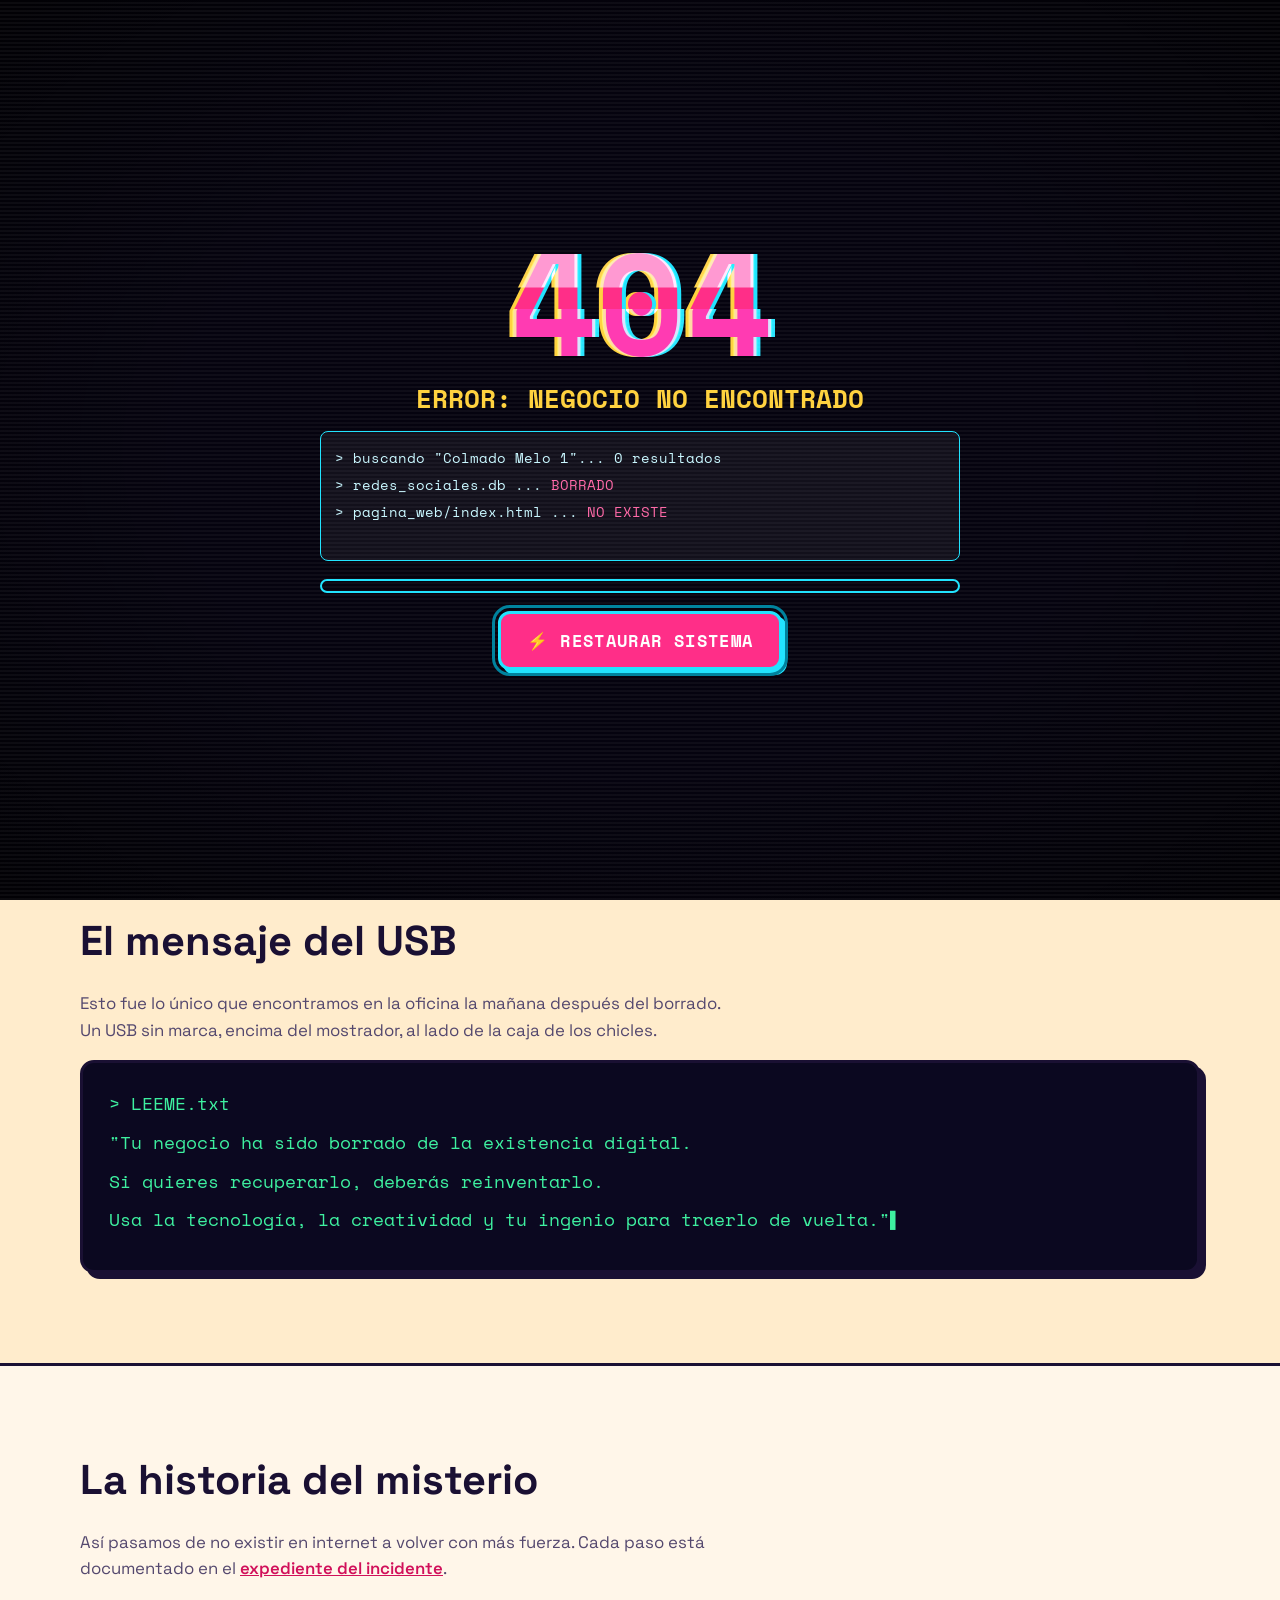
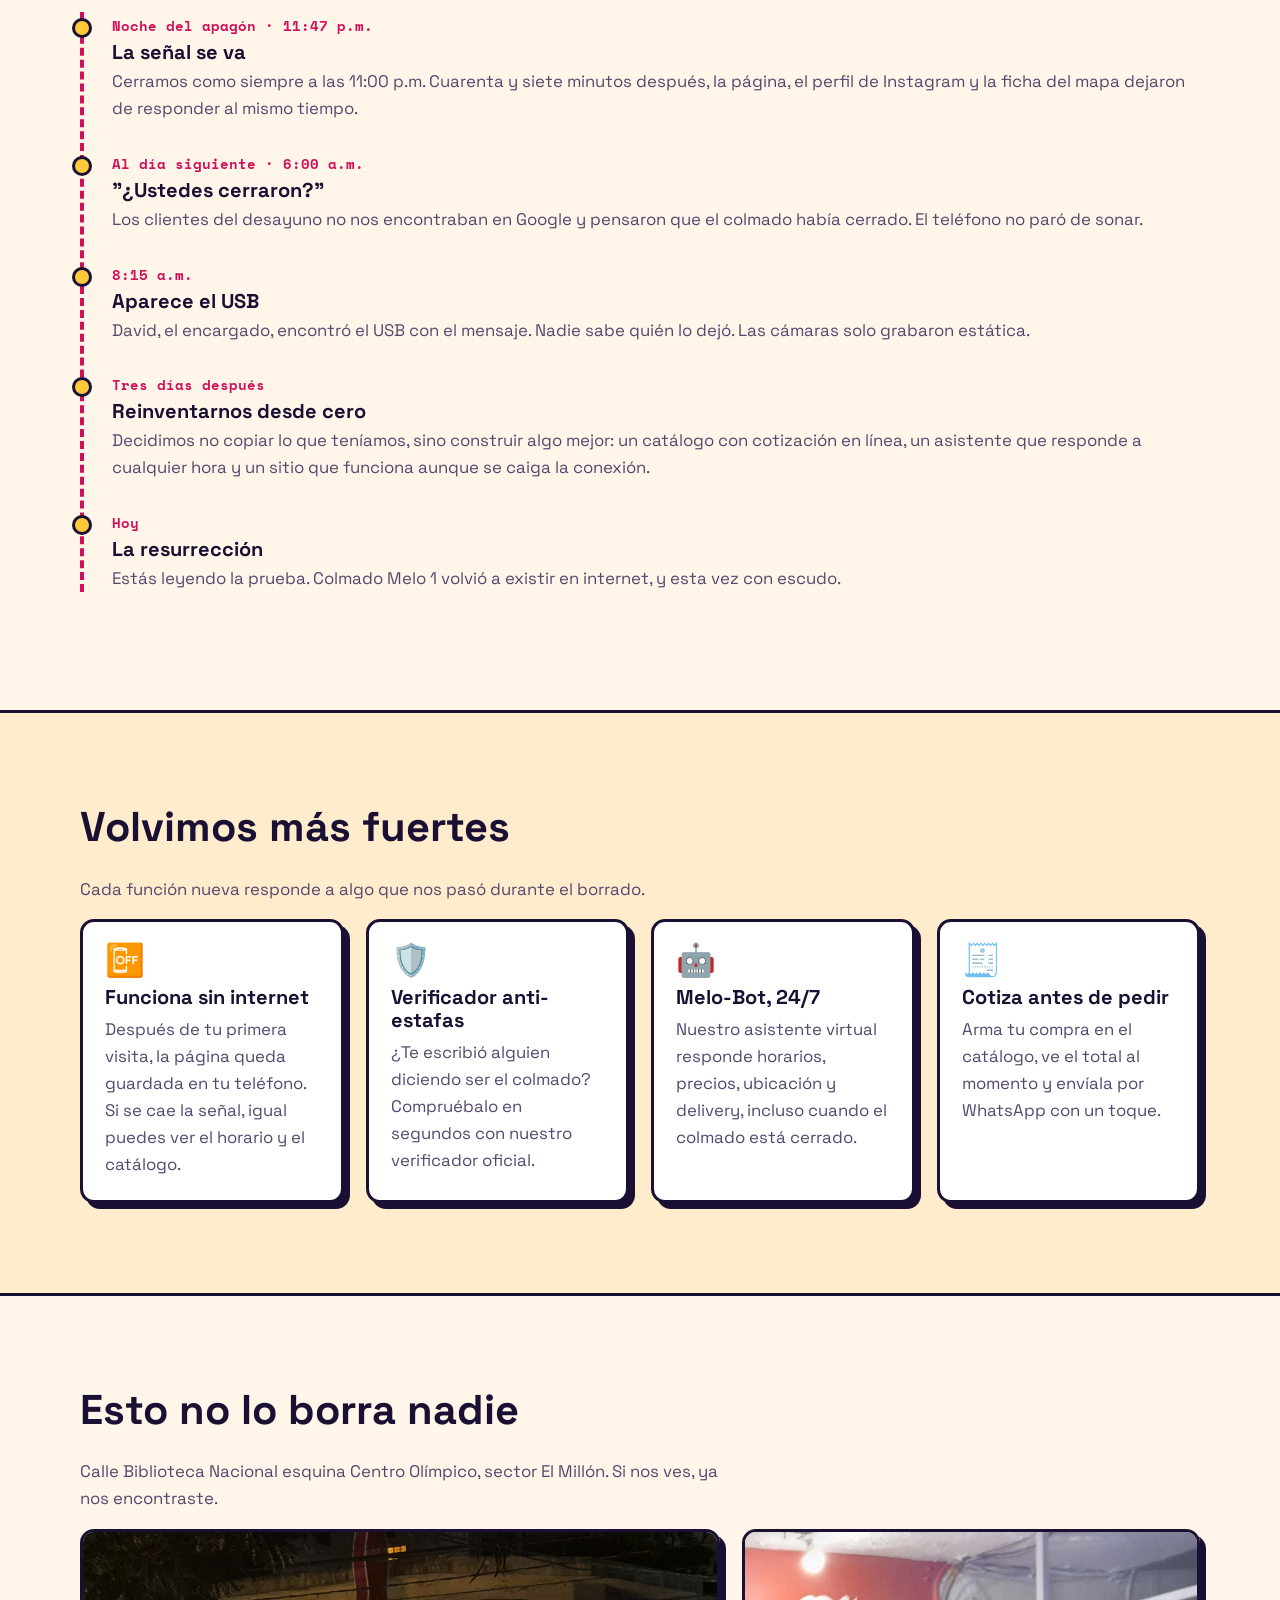
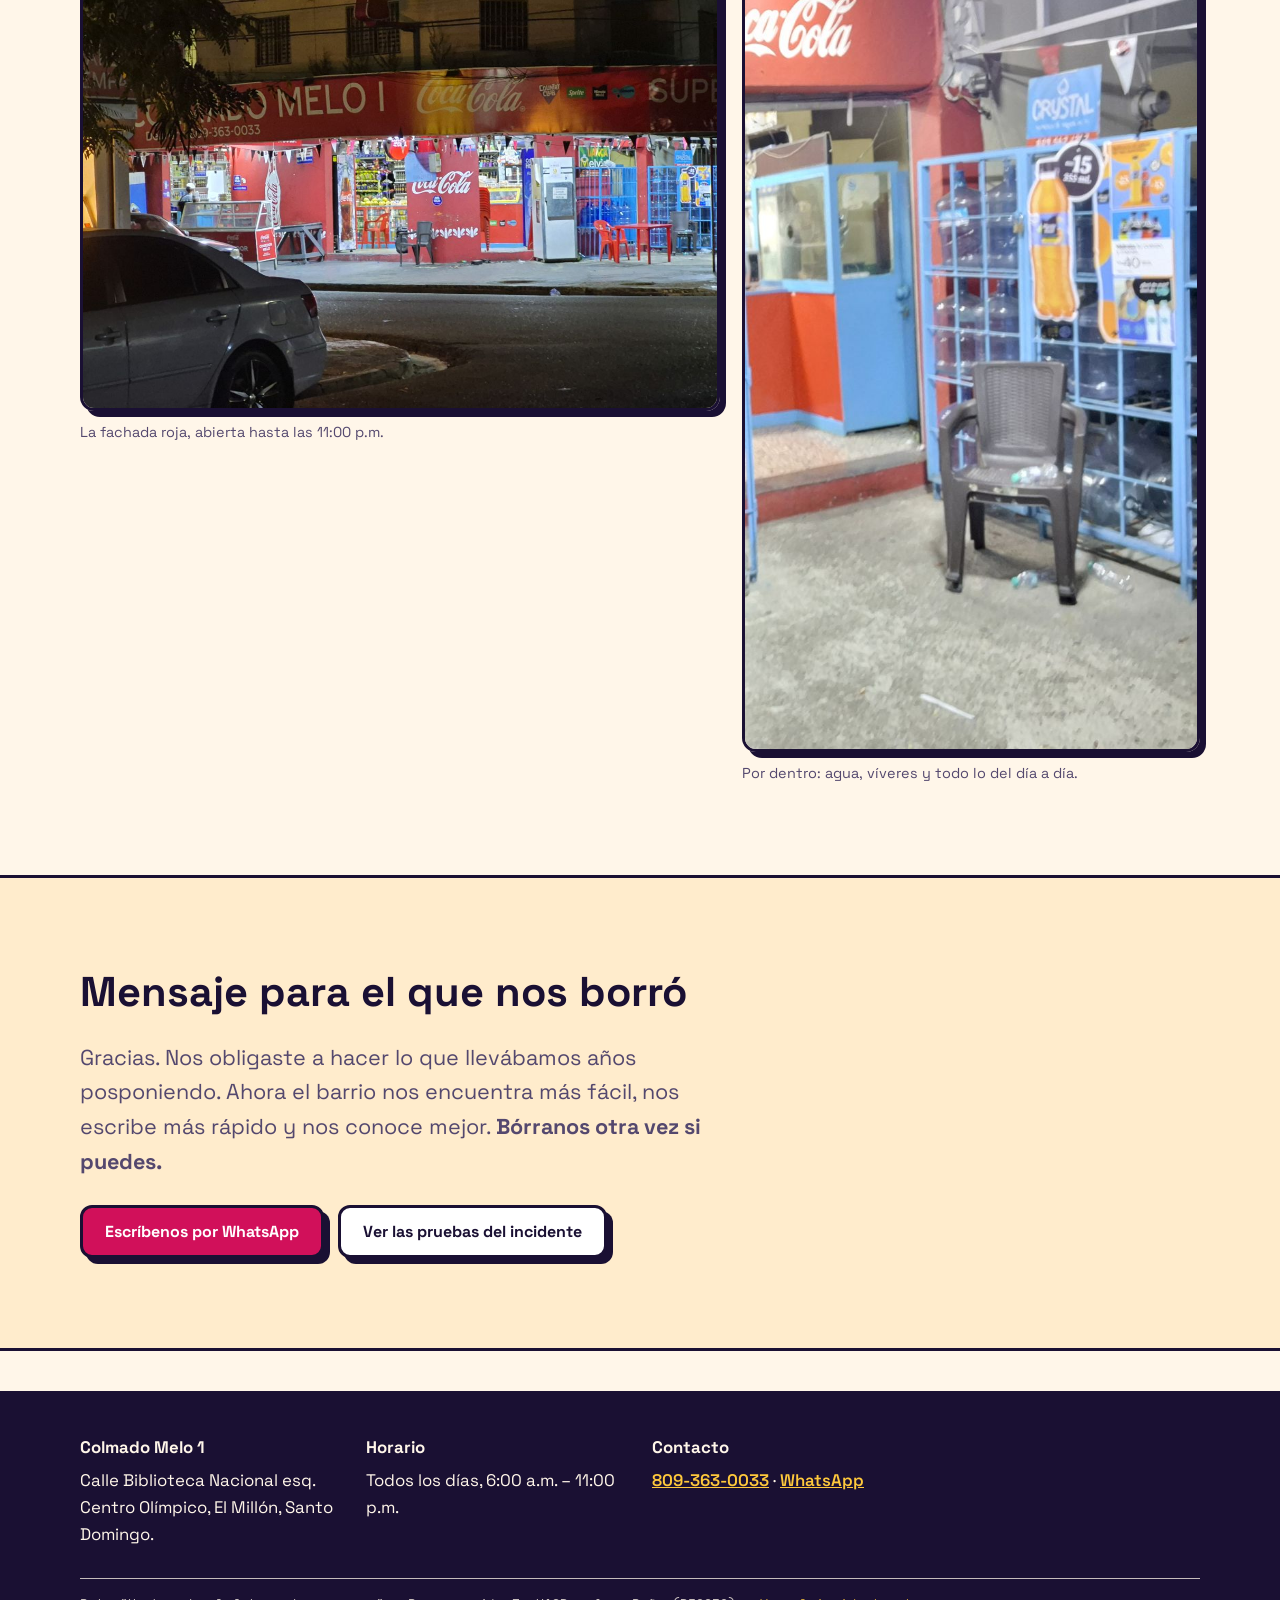
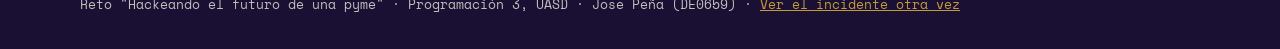
<file: index.html>
<!DOCTYPE html>
<html lang="es">

<head>
    <meta charset="utf-8">
    <meta name="viewport" content="width=device-width, initial-scale=1">
    <title>Colmado Melo 1 | Reiniciado — Historia del misterio</title>
    <meta name="description" content="Colmado Melo 1, El Millón: nos borraron de internet y volvimos más fuertes. Lee la historia del misterio.">
    <meta name="theme-color" content="#ff2e88">
    <link rel="icon" href="img/logo.svg" type="image/svg+xml">
    <link rel="manifest" href="manifest.webmanifest">
    <link rel="preconnect" href="https://fonts.googleapis.com">
    <link rel="preconnect" href="https://fonts.gstatic.com" crossorigin>
    <link href="https://fonts.googleapis.com/css2?family=Space+Grotesk:wght@400;600;700&family=Space+Mono:wght@400;700&display=swap" rel="stylesheet">
    <link rel="stylesheet" href="css/estilos.css">
    <!-- Aplica el tema guardado antes de pintar la página (evita el parpadeo) -->
    <script>
        try {
            const t = localStorage.getItem("melo-tema");
            document.documentElement.dataset.tema = t || (matchMedia("(prefers-color-scheme: dark)").matches ? "oscuro" : "claro");
        } catch (e) { }
    </script>
</head>

<body>
    <a class="salto" href="#contenido">Saltar al contenido</a>

    <!-- ===== Pantalla de error inicial: se "recupera" con un clic ===== -->
    <div class="pantalla-error" id="pantalla-error" role="dialog" aria-modal="true" aria-labelledby="titulo-error" hidden>
        <div class="caja-error">
            <p class="codigo-error glitch" data-texto="404" aria-hidden="true">404</p>
            <h2 id="titulo-error">ERROR: NEGOCIO NO ENCONTRADO</h2>
            <div class="consola" id="consola" aria-live="polite">
                <p>&gt; buscando "Colmado Melo 1"... 0 resultados</p>
                <p>&gt; redes_sociales.db ... <span style="color:#ff6aa8">BORRADO</span></p>
                <p>&gt; pagina_web/index.html ... <span style="color:#ff6aa8">NO EXISTE</span></p>
            </div>
            <div class="barra" aria-hidden="true"><span id="barra-progreso"></span></div>
            <button class="boton-restaurar" id="boton-restaurar" type="button">⚡ Restaurar sistema</button>
        </div>
    </div>

    <!-- ===== Encabezado y navegación ===== -->
    <header class="cabecera">
        <div class="contenedor">
            <a class="logo" href="index.html" id="logo" aria-label="Colmado Melo 1, inicio">
                <svg viewBox="0 0 48 48" aria-hidden="true">
                    <rect x="3" y="3" width="42" height="42" rx="9" style="fill:var(--mag);stroke:var(--line)" stroke-width="3" />
                    <rect x="6" y="18" width="15" height="3" style="fill:var(--cyan)" />
                    <rect x="27" y="30" width="13" height="3" style="fill:var(--yellow)" />
                    <text x="24" y="31" text-anchor="middle" font-family="Space Mono, monospace" font-weight="700" font-size="18" fill="#fff">M1</text>
                </svg>
                <span>Colmado Melo 1 <small>REINICIADO</small></span>
            </a>
            <button class="boton-icono boton-menu" id="boton-menu" type="button" aria-expanded="false" aria-controls="menu" aria-label="Abrir menú">☰</button>
            <nav aria-label="Principal">
                <ul class="menu" id="menu">
                    <li><a href="index.html" aria-current="page">Historia del misterio</a></li>
                    <li><a href="servicios.html">Servicios reinventados</a></li>
                    <li><a href="contacto.html">Contacto y pruebas</a></li>
                </ul>
            </nav>
            <button class="boton-icono" id="boton-tema" type="button" aria-pressed="false" aria-label="Activar modo oscuro">🌙</button>
        </div>
    </header>

    <div class="cinta" aria-hidden="true">
        <p>
            <b>SISTEMA RESTAURADO</b> ✦ Abierto todos los días 6:00 a.m. – 11:00 p.m. ✦ Delivery en El Millón ✦ WhatsApp 809-363-0033 ✦ <b>NOS BORRARON, VOLVIMOS</b> ✦ Desayuno y plato del día ✦
            <b>SISTEMA RESTAURADO</b> ✦ Abierto todos los días 6:00 a.m. – 11:00 p.m. ✦ Delivery en El Millón ✦ WhatsApp 809-363-0033 ✦ <b>NOS BORRARON, VOLVIMOS</b> ✦ Desayuno y plato del día ✦
        </p>
    </div>

    <main id="contenido">

        <!-- ===== Portada con el mensaje de la "resurrección" ===== -->
        <section class="portada" aria-labelledby="titulo-portada">
            <div class="contenedor">
                <div>
                    <span class="etiqueta">Expediente #404 · El Millón</span>
                    <h1 id="titulo-portada">
                        <span class="glitch" data-texto="Nos borraron de internet.">Nos borraron de internet.</span><br>
                        <span class="resaltado">Volvimos.</span>
                    </h1>
                    <p class="lead">Pueden borrar una página web, pero no 17 horas diarias de servicio al barrio. Colmado Melo 1 regresa más rápido, más seguro y más cerca de ti que nunca.</p>
                    <div class="acciones">
                        <a class="boton" href="servicios.html">Ver servicios reinventados →</a>
                        <a class="boton secundario" href="#historia">Leer el expediente</a>
                    </div>
                </div>
                <figure class="foto-recuperada">
                    <img src="img/negocio-fachada.jpg" alt="Fachada roja del Colmado Melo 1 de noche, con su letrero, el teléfono 809-363-0033 y mesas afuera" width="1200" height="900">
                    <figcaption><span>fachada_original.jpg</span><b>✔ RECUPERADA</b></figcaption>
                </figure>
            </div>
        </section>

        <!-- ===== El mensaje del USB ===== -->
        <section class="seccion alterna" aria-labelledby="titulo-usb">
            <div class="contenedor">
                <header class="revelar">
                    <h2 id="titulo-usb">El mensaje del USB</h2>
                    <p>Esto fue lo único que encontramos en la oficina la mañana después del borrado. Un USB sin marca, encima del mostrador, al lado de la caja de los chicles.</p>
                </header>
                <blockquote class="mensaje-usb revelar">
                    <p>&gt; LEEME.txt</p>
                    <p>"Tu negocio ha sido borrado de la existencia digital.</p>
                    <p>Si quieres recuperarlo, deberás reinventarlo.</p>
                    <p>Usa la tecnología, la creatividad y tu ingenio para traerlo de vuelta."<span class="cursor"></span></p>
                </blockquote>
            </div>
        </section>

        <!-- ===== Línea de tiempo del incidente ===== -->
        <section class="seccion" id="historia" aria-labelledby="titulo-historia">
            <div class="contenedor">
                <header class="revelar">
                    <h2 id="titulo-historia">La historia del misterio</h2>
                    <p>Así pasamos de no existir en internet a volver con más fuerza. Cada paso está documentado en el <a href="contacto.html#expediente">expediente del incidente</a>.</p>
                </header>
                <ol class="linea-tiempo">
                    <li class="revelar">
                        <time datetime="23:47">Noche del apagón · 11:47 p.m.</time>
                        <h3>La señal se va</h3>
                        <p>Cerramos como siempre a las 11:00 p.m. Cuarenta y siete minutos después, la página, el perfil de Instagram y la ficha del mapa dejaron de responder al mismo tiempo.</p>
                    </li>
                    <li class="revelar">
                        <time datetime="06:00">Al día siguiente · 6:00 a.m.</time>
                        <h3>"¿Ustedes cerraron?"</h3>
                        <p>Los clientes del desayuno no nos encontraban en Google y pensaron que el colmado había cerrado. El teléfono no paró de sonar.</p>
                    </li>
                    <li class="revelar">
                        <time datetime="08:15">8:15 a.m.</time>
                        <h3>Aparece el USB</h3>
                        <p>David, el encargado, encontró el USB con el mensaje. Nadie sabe quién lo dejó. Las cámaras solo grabaron estática.</p>
                    </li>
                    <li class="revelar">
                        <time>Tres días después</time>
                        <h3>Reinventarnos desde cero</h3>
                        <p>Decidimos no copiar lo que teníamos, sino construir algo mejor: un catálogo con cotización en línea, un asistente que responde a cualquier hora y un sitio que funciona aunque se caiga la conexión.</p>
                    </li>
                    <li class="revelar">
                        <time>Hoy</time>
                        <h3>La resurrección</h3>
                        <p>Estás leyendo la prueba. Colmado Melo 1 volvió a existir en internet, y esta vez con escudo.</p>
                    </li>
                </ol>
            </div>
        </section>

        <!-- ===== Por qué volvimos más fuertes ===== -->
        <section class="seccion alterna" aria-labelledby="titulo-fuertes">
            <div class="contenedor">
                <header class="revelar">
                    <h2 id="titulo-fuertes">Volvimos más fuertes</h2>
                    <p>Cada función nueva responde a algo que nos pasó durante el borrado.</p>
                </header>
                <div class="rejilla">
                    <article class="tarjeta revelar">
                        <div class="icono" aria-hidden="true">📴</div>
                        <h3>Funciona sin internet</h3>
                        <p>Después de tu primera visita, la página queda guardada en tu teléfono. Si se cae la señal, igual puedes ver el horario y el catálogo.</p>
                    </article>
                    <article class="tarjeta revelar">
                        <div class="icono" aria-hidden="true">🛡️</div>
                        <h3>Verificador anti-estafas</h3>
                        <p>¿Te escribió alguien diciendo ser el colmado? Compruébalo en segundos con nuestro verificador oficial.</p>
                    </article>
                    <article class="tarjeta revelar">
                        <div class="icono" aria-hidden="true">🤖</div>
                        <h3>Melo-Bot, 24/7</h3>
                        <p>Nuestro asistente virtual responde horarios, precios, ubicación y delivery, incluso cuando el colmado está cerrado.</p>
                    </article>
                    <article class="tarjeta revelar">
                        <div class="icono" aria-hidden="true">🧾</div>
                        <h3>Cotiza antes de pedir</h3>
                        <p>Arma tu compra en el catálogo, ve el total al momento y envíala por WhatsApp con un toque.</p>
                    </article>
                </div>
            </div>
        </section>

        <!-- ===== Galería: lo que no se puede borrar ===== -->
        <section class="seccion" aria-labelledby="titulo-galeria">
            <div class="contenedor">
                <header class="revelar">
                    <h2 id="titulo-galeria">Esto no lo borra nadie</h2>
                    <p>Calle Biblioteca Nacional esquina Centro Olímpico, sector El Millón. Si nos ves, ya nos encontraste.</p>
                </header>
                <div class="galeria">
                    <figure class="revelar">
                        <img src="img/negocio-fachada.jpg" alt="Fachada del Colmado Melo 1 de noche con mesas afuera" width="1200" height="900" loading="lazy">
                        <figcaption>La fachada roja, abierta hasta las 11:00 p.m.</figcaption>
                    </figure>
                    <figure class="revelar">
                        <img src="img/negocio-interior.jpg" alt="Interior del colmado con estantes azules llenos de botellones de agua" width="663" height="1200" loading="lazy">
                        <figcaption>Por dentro: agua, víveres y todo lo del día a día.</figcaption>
                    </figure>
                </div>
            </div>
        </section>

        <!-- ===== Manifiesto final ===== -->
        <section class="seccion alterna" aria-labelledby="titulo-manifiesto">
            <div class="contenedor revelar">
                <h2 id="titulo-manifiesto" class="parpadeo">Mensaje para el que nos borró</h2>
                <p class="lead">Gracias. Nos obligaste a hacer lo que llevábamos años posponiendo. Ahora el barrio nos encuentra más fácil, nos escribe más rápido y nos conoce mejor. <strong>Bórranos otra vez si puedes.</strong></p>
                <div class="acciones">
                    <a class="boton magenta" href="https://wa.me/18093630033" target="_blank" rel="noopener">Escríbenos por WhatsApp</a>
                    <a class="boton secundario" href="contacto.html#expediente">Ver las pruebas del incidente</a>
                </div>
            </div>
        </section>
    </main>

    <!-- ===== Pie de página ===== -->
    <footer class="pie">
        <div class="contenedor">
            <div>
                <p><strong>Colmado Melo 1</strong></p>
                <p>Calle Biblioteca Nacional esq. Centro Olímpico, El Millón, Santo Domingo.</p>
            </div>
            <div>
                <p><strong>Horario</strong></p>
                <p>Todos los días, 6:00 a.m. – 11:00 p.m.</p>
            </div>
            <div>
                <p><strong>Contacto</strong></p>
                <p><a href="tel:+18093630033">809-363-0033</a> · <a href="https://wa.me/18093630033" target="_blank" rel="noopener">WhatsApp</a></p>
            </div>
            <p class="creditos">Reto "Hackeando el futuro de una pyme" · Programación 3, UASD · Jose Peña (DE0659) ·
                <button class="enlace-boton" type="button" data-repetir-incidente>Ver el incidente otra vez</button>
            </p>
        </div>
    </footer>

    <script src="js/datos.js"></script>
    <script src="js/main.js"></script>
    <script src="js/chatbot.js"></script>
</body>

</html>
</file>
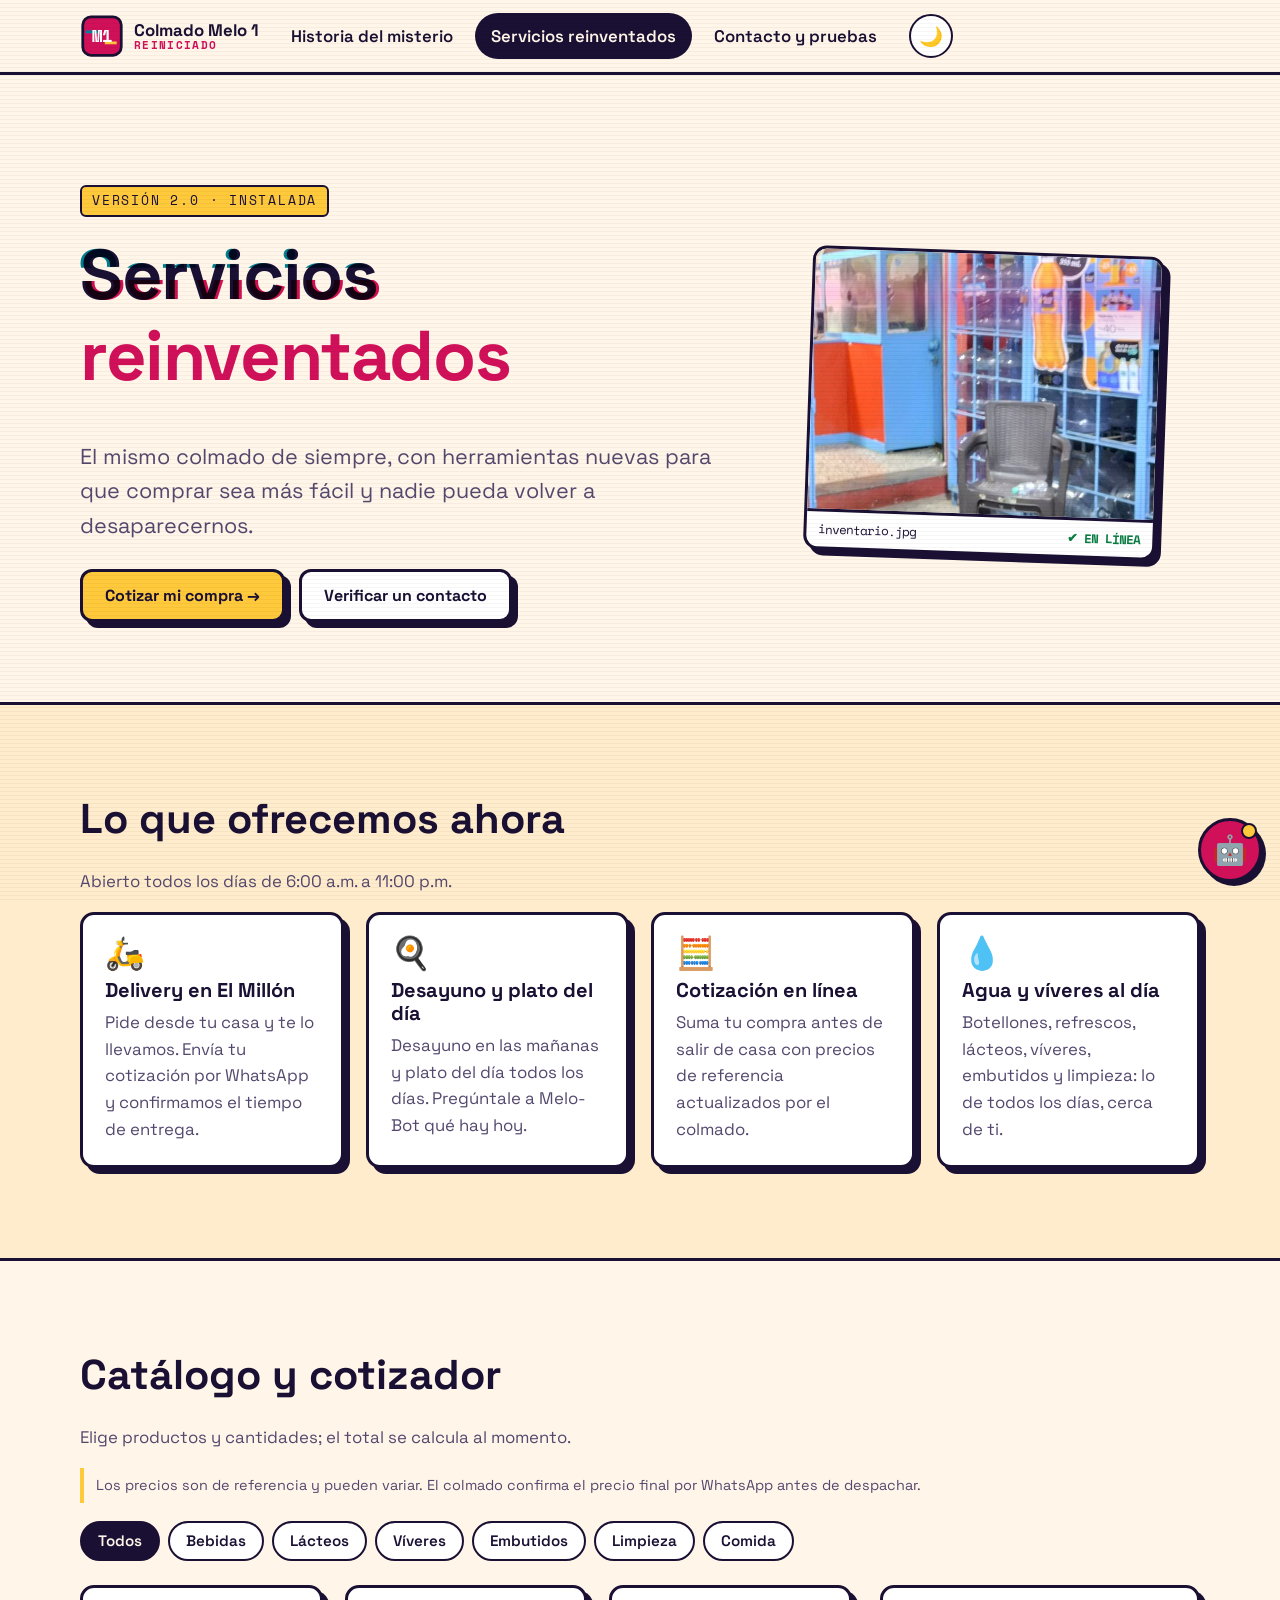
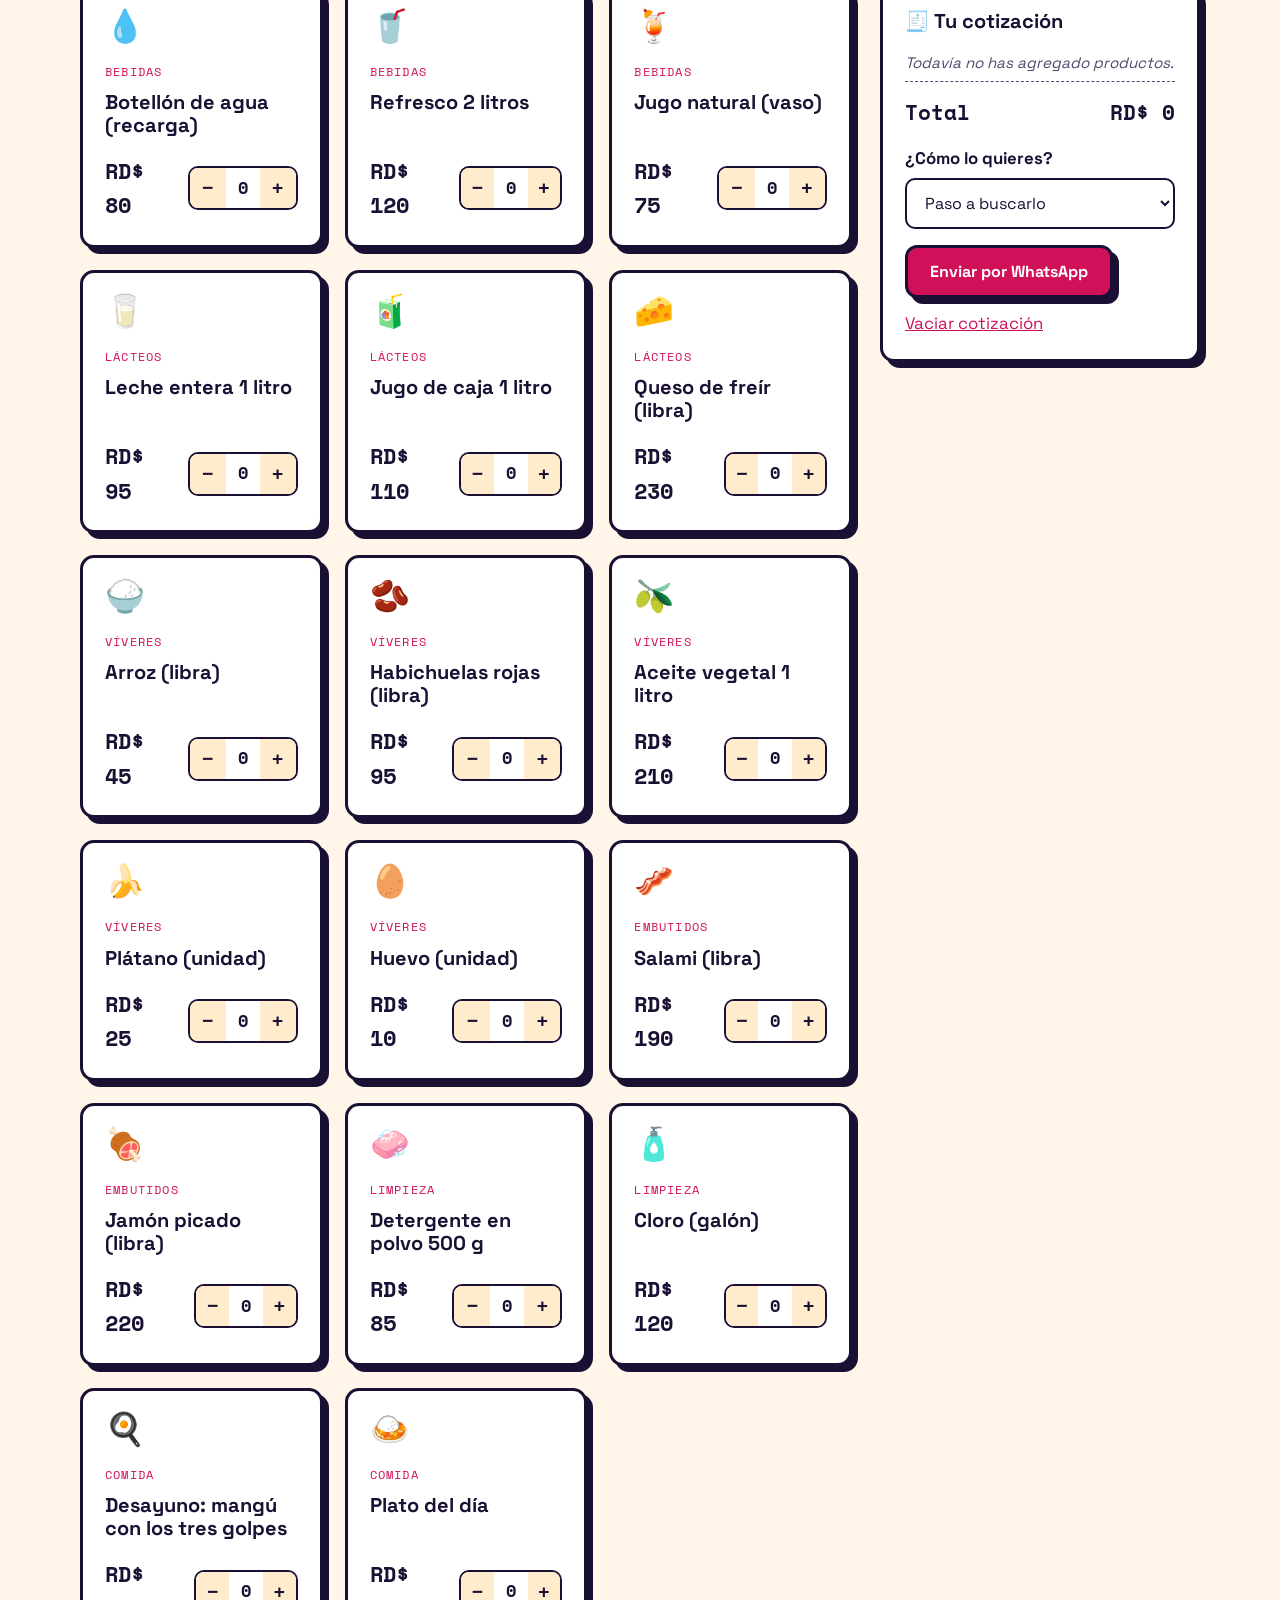
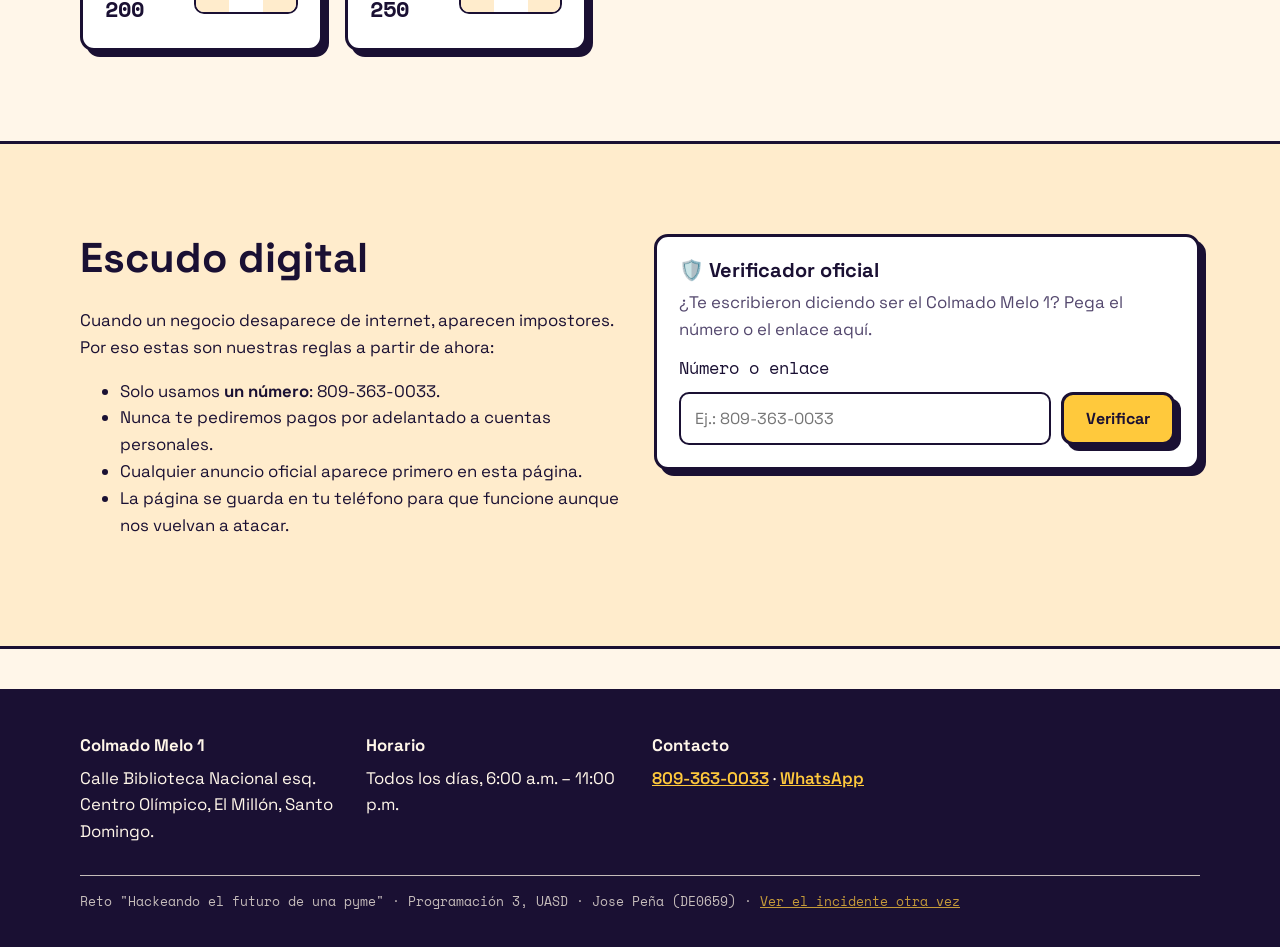
<file: servicios.html>
<!DOCTYPE html>
<html lang="es">

<head>
    <meta charset="utf-8">
    <meta name="viewport" content="width=device-width, initial-scale=1">
    <title>Servicios reinventados | Colmado Melo 1 — Reiniciado</title>
    <meta name="description" content="Catálogo con precios de referencia, cotización en línea, delivery y verificador anti-estafas del Colmado Melo 1.">
    <meta name="theme-color" content="#ff2e88">
    <link rel="icon" href="img/logo.svg" type="image/svg+xml">
    <link rel="manifest" href="manifest.webmanifest">
    <link rel="preconnect" href="https://fonts.googleapis.com">
    <link rel="preconnect" href="https://fonts.gstatic.com" crossorigin>
    <link href="https://fonts.googleapis.com/css2?family=Space+Grotesk:wght@400;600;700&family=Space+Mono:wght@400;700&display=swap" rel="stylesheet">
    <link rel="stylesheet" href="css/estilos.css">
    <script>
        try {
            const t = localStorage.getItem("melo-tema");
            document.documentElement.dataset.tema = t || (matchMedia("(prefers-color-scheme: dark)").matches ? "oscuro" : "claro");
        } catch (e) { }
    </script>
</head>

<body>
    <a class="salto" href="#contenido">Saltar al contenido</a>

    <header class="cabecera">
        <div class="contenedor">
            <a class="logo" href="index.html" id="logo" aria-label="Colmado Melo 1, inicio">
                <svg viewBox="0 0 48 48" aria-hidden="true">
                    <rect x="3" y="3" width="42" height="42" rx="9" style="fill:var(--mag);stroke:var(--line)" stroke-width="3" />
                    <rect x="6" y="18" width="15" height="3" style="fill:var(--cyan)" />
                    <rect x="27" y="30" width="13" height="3" style="fill:var(--yellow)" />
                    <text x="24" y="31" text-anchor="middle" font-family="Space Mono, monospace" font-weight="700" font-size="18" fill="#fff">M1</text>
                </svg>
                <span>Colmado Melo 1 <small>REINICIADO</small></span>
            </a>
            <button class="boton-icono boton-menu" id="boton-menu" type="button" aria-expanded="false" aria-controls="menu" aria-label="Abrir menú">☰</button>
            <nav aria-label="Principal">
                <ul class="menu" id="menu">
                    <li><a href="index.html">Historia del misterio</a></li>
                    <li><a href="servicios.html" aria-current="page">Servicios reinventados</a></li>
                    <li><a href="contacto.html">Contacto y pruebas</a></li>
                </ul>
            </nav>
            <button class="boton-icono" id="boton-tema" type="button" aria-pressed="false" aria-label="Activar modo oscuro">🌙</button>
        </div>
    </header>

    <main id="contenido">

        <!-- ===== Portada de servicios ===== -->
        <section class="portada" aria-labelledby="titulo-servicios">
            <div class="contenedor">
                <div>
                    <span class="etiqueta">Versión 2.0 · instalada</span>
                    <h1 id="titulo-servicios"><span class="glitch" data-texto="Servicios">Servicios</span> <span class="resaltado">reinventados</span></h1>
                    <p class="lead">El mismo colmado de siempre, con herramientas nuevas para que comprar sea más fácil y nadie pueda volver a desaparecernos.</p>
                    <div class="acciones">
                        <a class="boton" href="#catalogo">Cotizar mi compra →</a>
                        <a class="boton secundario" href="#escudo">Verificar un contacto</a>
                    </div>
                </div>
                <figure class="foto-recuperada">
                    <img src="img/negocio-interior.jpg" alt="Interior del Colmado Melo 1 con estantes azules llenos de botellones de agua" width="663" height="1200">
                    <figcaption><span>inventario.jpg</span><b>✔ EN LÍNEA</b></figcaption>
                </figure>
            </div>
        </section>

        <!-- ===== Servicios ===== -->
        <section class="seccion alterna" aria-labelledby="titulo-lista-servicios">
            <div class="contenedor">
                <header class="revelar">
                    <h2 id="titulo-lista-servicios">Lo que ofrecemos ahora</h2>
                    <p>Abierto todos los días de 6:00 a.m. a 11:00 p.m.</p>
                </header>
                <div class="rejilla">
                    <article class="tarjeta revelar">
                        <div class="icono" aria-hidden="true">🛵</div>
                        <h3>Delivery en El Millón</h3>
                        <p>Pide desde tu casa y te lo llevamos. Envía tu cotización por WhatsApp y confirmamos el tiempo de entrega.</p>
                    </article>
                    <article class="tarjeta revelar">
                        <div class="icono" aria-hidden="true">🍳</div>
                        <h3>Desayuno y plato del día</h3>
                        <p>Desayuno en las mañanas y plato del día todos los días. Pregúntale a Melo-Bot qué hay hoy.</p>
                    </article>
                    <article class="tarjeta revelar">
                        <div class="icono" aria-hidden="true">🧮</div>
                        <h3>Cotización en línea</h3>
                        <p>Suma tu compra antes de salir de casa con precios de referencia actualizados por el colmado.</p>
                    </article>
                    <article class="tarjeta revelar">
                        <div class="icono" aria-hidden="true">💧</div>
                        <h3>Agua y víveres al día</h3>
                        <p>Botellones, refrescos, lácteos, víveres, embutidos y limpieza: lo de todos los días, cerca de ti.</p>
                    </article>
                </div>
            </div>
        </section>

        <!-- ===== Catálogo y cotizador ===== -->
        <section class="seccion" id="catalogo" aria-labelledby="titulo-catalogo">
            <div class="contenedor">
                <header>
                    <h2 id="titulo-catalogo">Catálogo y cotizador</h2>
                    <p>Elige productos y cantidades; el total se calcula al momento.</p>
                </header>
                <p class="aviso">Los precios son de referencia y pueden variar. El colmado confirma el precio final por WhatsApp antes de despachar.</p>

                <div class="filtros" role="group" aria-label="Filtrar por categoría" id="filtros"></div>

                <div class="layout-catalogo">
                    <div class="rejilla" id="lista-productos" aria-live="polite">
                        <noscript>
                            <p>Activa JavaScript para usar el cotizador. Mientras tanto, escríbenos por <a href="https://wa.me/18093630033">WhatsApp</a> y te damos los precios.</p>
                        </noscript>
                    </div>

                    <aside class="cotizacion" aria-labelledby="titulo-cotizacion">
                        <h3 id="titulo-cotizacion">🧾 Tu cotización</h3>
                        <ul id="lista-cotizacion">
                            <li class="vacio">Todavía no has agregado productos.</li>
                        </ul>
                        <p class="total"><span>Total</span><output id="total-cotizacion" aria-live="polite">RD$ 0</output></p>
                        <div class="campo">
                            <label for="entrega">¿Cómo lo quieres?</label>
                            <select id="entrega">
                                <option value="Paso a buscarlo">Paso a buscarlo</option>
                                <option value="Delivery">Delivery en El Millón</option>
                            </select>
                        </div>
                        <button class="boton magenta" type="button" id="enviar-cotizacion" disabled>Enviar por WhatsApp</button>
                        <button class="enlace-boton" type="button" id="vaciar-cotizacion" style="color:var(--mag);margin-top:12px">Vaciar cotización</button>
                    </aside>
                </div>
            </div>
        </section>

        <!-- ===== Escudo digital: verificador anti-estafas ===== -->
        <section class="seccion alterna" id="escudo" aria-labelledby="titulo-escudo">
            <div class="contenedor dos-columnas">
                <div class="revelar">
                    <h2 id="titulo-escudo">Escudo digital</h2>
                    <p>Cuando un negocio desaparece de internet, aparecen impostores. Por eso estas son nuestras reglas a partir de ahora:</p>
                    <ul>
                        <li>Solo usamos <strong>un número</strong>: 809-363-0033.</li>
                        <li>Nunca te pediremos pagos por adelantado a cuentas personales.</li>
                        <li>Cualquier anuncio oficial aparece primero en esta página.</li>
                        <li>La página se guarda en tu teléfono para que funcione aunque nos vuelvan a atacar.</li>
                    </ul>
                </div>
                <div class="tarjeta verificador revelar">
                    <h3>🛡️ Verificador oficial</h3>
                    <p>¿Te escribieron diciendo ser el Colmado Melo 1? Pega el número o el enlace aquí.</p>
                    <form id="form-verificar" novalidate>
                        <label for="dato-verificar" class="mono" style="font-weight:400;width:100%;margin:0">Número o enlace</label>
                        <input id="dato-verificar" name="dato" type="text" placeholder="Ej.: 809-363-0033" autocomplete="off" required>
                        <button class="boton" type="submit">Verificar</button>
                    </form>
                    <div id="resultado-verificacion" aria-live="polite"></div>
                </div>
            </div>
        </section>
    </main>

    <footer class="pie">
        <div class="contenedor">
            <div>
                <p><strong>Colmado Melo 1</strong></p>
                <p>Calle Biblioteca Nacional esq. Centro Olímpico, El Millón, Santo Domingo.</p>
            </div>
            <div>
                <p><strong>Horario</strong></p>
                <p>Todos los días, 6:00 a.m. – 11:00 p.m.</p>
            </div>
            <div>
                <p><strong>Contacto</strong></p>
                <p><a href="tel:+18093630033">809-363-0033</a> · <a href="https://wa.me/18093630033" target="_blank" rel="noopener">WhatsApp</a></p>
            </div>
            <p class="creditos">Reto "Hackeando el futuro de una pyme" · Programación 3, UASD · Jose Peña (DE0659) ·
                <button class="enlace-boton" type="button" data-repetir-incidente>Ver el incidente otra vez</button>
            </p>
        </div>
    </footer>

    <script src="js/datos.js"></script>
    <script src="js/main.js"></script>
    <script src="js/servicios.js"></script>
    <script src="js/chatbot.js"></script>
</body>

</html>
</file>
<file: css/estilos.css>
/* ==========================================================
   Colmado Melo 1 — Reiniciado
   Hoja de estilos principal
   Identidad: neón de barrio + estética "glitch"
   ========================================================== */

/* ---------- 1. Variables de color (modo día por defecto) ---------- */
:root {
  --bg: #fff6e9;          /* crema, como la pared del colmado */
  --surface: #ffffff;
  --surface-2: #ffeccc;
  --ink: #1a1033;         /* casi negro morado */
  --muted: #54486e;
  --mag: #d1105a;         /* magenta "rótulo de colmado" */
  --cyan: #00839e;        /* cian legible sobre crema */
  --yellow: #ffc93c;      /* amarillo plátano */
  --line: #1a1033;        /* bordes gruesos */
  --ok: #0a7d44;
  --shadow: 6px 6px 0 var(--line);
  --radius: 14px;
  --font: "Space Grotesk", system-ui, sans-serif;
  --mono: "Space Mono", ui-monospace, monospace;
  color-scheme: light;
}

/* Modo oscuro ("modo apagón") cuando el usuario lo elige */
:root[data-tema="oscuro"] {
  --bg: #0b0820;
  --surface: #16113a;
  --surface-2: #221a55;
  --ink: #f4f0ff;
  --muted: #b9afdc;
  --mag: #ff2e88;
  --cyan: #22e4ff;
  --yellow: #ffd23f;
  --line: #22e4ff;
  --ok: #3ef0a0;
  --shadow: 6px 6px 0 var(--mag);
  color-scheme: dark;
}

/* ---------- 2. Base ---------- */
*,
*::before,
*::after { box-sizing: border-box; }

html { scroll-behavior: smooth; }

body {
  margin: 0;
  font-family: var(--font);
  font-size: 1.05rem;
  line-height: 1.6;
  color: var(--ink);
  background: var(--bg);
  overflow-x: hidden;
  transition: background .4s, color .4s;
}

/* Líneas de escaneo muy suaves, como pantalla vieja */
body::after {
  content: "";
  position: fixed;
  inset: 0;
  pointer-events: none;
  background: repeating-linear-gradient(0deg, rgba(0,0,0,.035) 0 1px, transparent 1px 4px);
  z-index: 50;
}

img { max-width: 100%; height: auto; display: block; }

a { color: var(--mag); font-weight: 600; }
a:hover { color: var(--cyan); }

:focus-visible {
  outline: 3px solid var(--cyan);
  outline-offset: 3px;
}
/* Títulos que reciben el foco por código (después de la pantalla de error) */
[tabindex="-1"]:focus { outline: none; }

h1, h2, h3 { line-height: 1.15; margin: 0 0 .6em; }
h1 { font-size: clamp(2.2rem, 7vw, 4.4rem); letter-spacing: -.02em; }
h2 { font-size: clamp(1.6rem, 4.5vw, 2.6rem); }
h3 { font-size: 1.25rem; }

.contenedor { width: min(1120px, 100% - 32px); margin-inline: auto; }

.salto {
  position: absolute; left: -999px; top: 8px;
  background: var(--yellow); color: #1a1033; padding: 8px 14px; z-index: 200;
}
.salto:focus { left: 8px; }

.mono { font-family: var(--mono); }

/* ---------- 3. Encabezado y navegación ---------- */
.cabecera {
  position: sticky; top: 0; z-index: 40;
  background: var(--bg);
  border-bottom: 3px solid var(--line);
}
.cabecera .contenedor {
  display: flex; align-items: center; gap: 16px;
  min-height: 72px;
}
.logo {
  display: flex; align-items: center; gap: 10px;
  text-decoration: none; color: var(--ink); font-weight: 700;
  user-select: none;
}
.logo svg { width: 44px; height: 44px; flex: none; }
.logo span { line-height: 1.1; }
.logo small { display: block; font-family: var(--mono); font-size: .7rem; color: var(--mag); letter-spacing: .12em; }

.menu { margin-left: auto; display: flex; gap: 6px; list-style: none; padding: 0; margin-block: 0; }
.menu a {
  display: block; padding: 8px 14px; border-radius: 999px;
  text-decoration: none; color: var(--ink); font-weight: 600;
  border: 2px solid transparent;
}
.menu a:hover { border-color: var(--line); color: var(--ink); }
.menu a[aria-current="page"] { background: var(--ink); color: var(--bg); }

.boton-icono {
  width: 44px; height: 44px; flex: none;
  display: grid; place-items: center;
  border: 2px solid var(--line); border-radius: 50%;
  background: var(--surface); color: var(--ink);
  cursor: pointer; font-size: 1.2rem;
}
.boton-icono:hover { background: var(--yellow); color: #1a1033; }
.boton-menu { display: none; }

@media (max-width: 760px) {
  .boton-menu { display: grid; margin-left: auto; }
  .menu {
    position: absolute; top: 100%; left: 0; right: 0;
    flex-direction: column; padding: 12px 16px 18px;
    background: var(--bg); border-bottom: 3px solid var(--line);
    display: none;
  }
  .menu.abierto { display: flex; }
  .menu a { padding: 12px 16px; }
}

/* ---------- 4. Cinta de noticias (marquesina) ---------- */
.cinta {
  background: var(--ink); color: var(--bg);
  font-family: var(--mono); font-size: .85rem;
  overflow: hidden; white-space: nowrap;
  border-bottom: 3px solid var(--line);
}
.cinta p { display: inline-block; margin: 0; padding: 8px 0; animation: deslizar 28s linear infinite; }
.cinta b { color: var(--yellow); }
@keyframes deslizar { from { transform: translateX(0); } to { transform: translateX(-50%); } }

/* ---------- 5. Efecto glitch ---------- */
.glitch { position: relative; display: inline-block; }
.glitch::before,
.glitch::after {
  content: attr(data-texto);
  position: absolute; inset: 0;
  pointer-events: none;
}
.glitch::before { color: var(--cyan); transform: translate(-3px, 0); clip-path: inset(0 0 60% 0); animation: corte-1 3.2s infinite steps(1); mix-blend-mode: multiply; }
.glitch::after  { color: var(--mag);  transform: translate(3px, 0);  clip-path: inset(55% 0 0 0); animation: corte-2 2.6s infinite steps(1); mix-blend-mode: multiply; }
:root[data-tema="oscuro"] .glitch::before,
:root[data-tema="oscuro"] .glitch::after,
.pantalla-error .glitch::before,
.pantalla-error .glitch::after { mix-blend-mode: screen; }

@keyframes corte-1 {
  0%, 86%, 100% { clip-path: inset(0 0 100% 0); transform: none; }
  88% { clip-path: inset(10% 0 55% 0); transform: translate(-6px, -2px); }
  92% { clip-path: inset(60% 0 8% 0);  transform: translate(5px, 1px); }
  96% { clip-path: inset(30% 0 40% 0); transform: translate(-3px, 0); }
}
@keyframes corte-2 {
  0%, 80%, 100% { clip-path: inset(100% 0 0 0); transform: none; }
  82% { clip-path: inset(70% 0 5% 0);  transform: translate(6px, 2px); }
  87% { clip-path: inset(5% 0 75% 0);  transform: translate(-5px, -1px); }
  93% { clip-path: inset(40% 0 35% 0); transform: translate(4px, 0); }
}

/* Texto con parpadeo de "señal débil" */
.parpadeo { animation: parpadeo 4s infinite; }
@keyframes parpadeo {
  0%, 92%, 100% { opacity: 1; }
  93% { opacity: .3; } 94% { opacity: 1; } 96% { opacity: .5; }
}

/* ---------- 6. Portada (hero) ---------- */
.portada {
  position: relative;
  padding: clamp(48px, 9vw, 110px) 0 clamp(40px, 7vw, 80px);
  overflow: hidden;
}
.portada .contenedor { display: grid; grid-template-columns: 1.2fr .8fr; gap: 40px; align-items: center; }
.etiqueta {
  display: inline-block; font-family: var(--mono); font-size: .8rem;
  letter-spacing: .14em; text-transform: uppercase;
  background: var(--yellow); color: #1a1033;
  padding: 4px 10px; border: 2px solid var(--line); border-radius: 6px;
  margin-bottom: 18px;
}
.portada h1 .resaltado { color: var(--mag); }
.lead { font-size: clamp(1.1rem, 2.4vw, 1.35rem); color: var(--muted); max-width: 46ch; }

.acciones { display: flex; flex-wrap: wrap; gap: 14px; margin-top: 26px; }

.boton {
  display: inline-flex; align-items: center; gap: 8px;
  padding: 13px 22px; min-height: 48px;
  font: 700 1rem var(--font); text-decoration: none;
  color: #1a1033; background: var(--yellow);
  border: 3px solid var(--line); border-radius: 12px;
  box-shadow: var(--shadow);
  cursor: pointer;
  transition: transform .15s, box-shadow .15s;
}
.boton:hover { transform: translate(-2px, -2px); box-shadow: 8px 8px 0 var(--line); color: #1a1033; }
.boton:active { transform: translate(3px, 3px); box-shadow: 2px 2px 0 var(--line); }
.boton.secundario { background: var(--surface); color: var(--ink); }
.boton.magenta { background: var(--mag); color: #fff; }

/* Tarjeta de foto "recuperada" con marco de pantalla */
.foto-recuperada {
  position: relative;
  border: 3px solid var(--line); border-radius: var(--radius);
  box-shadow: var(--shadow);
  overflow: hidden; background: var(--surface);
  transform: rotate(2deg);
}
.foto-recuperada figcaption {
  font-family: var(--mono); font-size: .78rem;
  padding: 8px 12px; border-top: 3px solid var(--line);
  display: flex; justify-content: space-between; gap: 8px;
}
.foto-recuperada figcaption b { color: var(--ok); }
.foto-recuperada img { aspect-ratio: 4 / 3; object-fit: cover; width: 100%; filter: saturate(1.15) contrast(1.05); }
.foto-recuperada::after {
  content: ""; position: absolute; inset: 0 0 auto 0; height: 30%;
  background: linear-gradient(transparent, rgba(255,46,136,.25), transparent);
  animation: barrido 3.5s linear infinite; pointer-events: none;
}
@keyframes barrido { from { transform: translateY(-100%); } to { transform: translateY(400%); } }

@media (max-width: 860px) {
  .portada .contenedor { grid-template-columns: 1fr; }
  .foto-recuperada { transform: none; max-width: 520px; }
}

/* ---------- 7. Secciones genéricas ---------- */
.seccion { padding: clamp(48px, 8vw, 90px) 0; }
.seccion.alterna { background: var(--surface-2); border-block: 3px solid var(--line); }
.seccion header p { color: var(--muted); max-width: 60ch; }

.rejilla { display: grid; gap: 22px; grid-template-columns: repeat(auto-fit, minmax(240px, 1fr)); }

.tarjeta {
  background: var(--surface);
  border: 3px solid var(--line); border-radius: var(--radius);
  box-shadow: var(--shadow);
  padding: 22px;
  transition: transform .2s;
}
.tarjeta:hover { transform: translateY(-4px) rotate(-.4deg); }
.tarjeta .icono { font-size: 2rem; line-height: 1; margin-bottom: 10px; }
.tarjeta p { margin: 0; color: var(--muted); }
.tarjeta h3 { margin-bottom: .35em; }

/* ---------- 8. Línea de tiempo (historia del misterio) ---------- */
.linea-tiempo { list-style: none; margin: 30px 0 0; padding: 0 0 0 28px; border-left: 4px dashed var(--mag); }
.linea-tiempo li { position: relative; margin-bottom: 28px; }
.linea-tiempo li::before {
  content: ""; position: absolute; left: -40px; top: 6px;
  width: 20px; height: 20px; border-radius: 50%;
  background: var(--yellow); border: 3px solid var(--line);
}
.linea-tiempo time { font-family: var(--mono); font-size: .85rem; color: var(--mag); font-weight: 700; }
.linea-tiempo h3 { margin: 2px 0 4px; }
.linea-tiempo p { margin: 0; color: var(--muted); }

/* Mensaje del USB */
.mensaje-usb {
  font-family: var(--mono);
  background: #0b0820; color: #3ef0a0;
  border: 3px solid var(--line); border-radius: var(--radius);
  box-shadow: var(--shadow);
  padding: 26px; margin: 0;
  font-size: clamp(.95rem, 2.2vw, 1.15rem);
}
.mensaje-usb p { margin: 0 0 .5em; }
.mensaje-usb .cursor::after { content: "▌"; animation: parpadeo-cursor 1s steps(1) infinite; }
@keyframes parpadeo-cursor { 50% { opacity: 0; } }

/* Galería */
.galeria { display: grid; grid-template-columns: 1.4fr 1fr; gap: 22px; align-items: start; }
.galeria figure { margin: 0; }
.galeria img { border: 3px solid var(--line); border-radius: var(--radius); box-shadow: var(--shadow); }
.galeria figcaption { font-size: .9rem; color: var(--muted); margin-top: 10px; }
@media (max-width: 700px) { .galeria { grid-template-columns: 1fr; } }

/* ---------- 9. Servicios: catálogo y cotizador ---------- */
.filtros { display: flex; flex-wrap: wrap; gap: 8px; margin: 18px 0 24px; }
.chip {
  font: 600 .95rem var(--font);
  padding: 8px 16px; min-height: 40px;
  border: 2px solid var(--line); border-radius: 999px;
  background: var(--surface); color: var(--ink); cursor: pointer;
}
.chip[aria-pressed="true"] { background: var(--ink); color: var(--bg); }

.producto { display: flex; flex-direction: column; gap: 10px; }
.producto .categoria { font-family: var(--mono); font-size: .75rem; text-transform: uppercase; letter-spacing: .1em; color: var(--mag); }
.producto .precio { font-family: var(--mono); font-size: 1.35rem; font-weight: 700; color: var(--ink); }
.producto .fila { display: flex; align-items: center; justify-content: space-between; gap: 10px; margin-top: auto; }

.contador { display: inline-flex; align-items: center; border: 2px solid var(--line); border-radius: 10px; overflow: hidden; }
.contador button {
  width: 40px; height: 40px; border: 0; background: var(--surface-2); color: var(--ink);
  font-size: 1.2rem; font-weight: 700; cursor: pointer;
}
.contador button:hover { background: var(--yellow); color: #1a1033; }
.contador output { min-width: 34px; text-align: center; font-family: var(--mono); font-weight: 700; }

.aviso { font-size: .9rem; color: var(--muted); border-left: 4px solid var(--yellow); padding: 6px 0 6px 12px; margin: 0 0 18px; }

.cotizacion {
  position: sticky; top: 90px;
  background: var(--surface); border: 3px solid var(--line); border-radius: var(--radius);
  box-shadow: var(--shadow); padding: 22px;
}
.cotizacion ul { list-style: none; padding: 0; margin: 0 0 14px; max-height: 260px; overflow: auto; }
.cotizacion li strong { white-space: nowrap; }
.cotizacion li { display: flex; justify-content: space-between; gap: 10px; padding: 6px 0; border-bottom: 1px dashed var(--muted); font-size: .95rem; }
.cotizacion .total { display: flex; justify-content: space-between; font-family: var(--mono); font-size: 1.3rem; font-weight: 700; margin: 10px 0 16px; }
.cotizacion .vacio { color: var(--muted); font-style: italic; }
.layout-catalogo { display: grid; grid-template-columns: 1fr 320px; gap: 28px; align-items: start; }
@media (max-width: 900px) {
  .layout-catalogo { grid-template-columns: 1fr; }
  .cotizacion { position: static; }
}

/* Verificador anti-estafas */
.verificador form { display: flex; flex-wrap: wrap; gap: 10px; margin-top: 12px; }
.verificador input { flex: 1 1 220px; }
.resultado-verificacion { margin-top: 14px; padding: 12px 16px; border-radius: 10px; border: 2px solid var(--line); font-weight: 600; }
.resultado-verificacion.ok { background: rgba(62, 240, 160, .18); }
.resultado-verificacion.alerta { background: rgba(255, 46, 136, .18); }

/* ---------- 10. Contacto: formulario, mapa, evidencias ---------- */
.dos-columnas { display: grid; grid-template-columns: 1fr 1fr; gap: 28px; align-items: start; }
@media (max-width: 860px) { .dos-columnas { grid-template-columns: 1fr; } }

label { display: block; font-weight: 700; margin-bottom: 6px; }
input, select, textarea {
  width: 100%; font: 1rem var(--font);
  padding: 12px 14px; min-height: 48px;
  color: var(--ink); background: var(--surface);
  border: 2px solid var(--line); border-radius: 10px;
}
textarea { resize: vertical; min-height: 120px; }
.campo { margin-bottom: 16px; }
.error-campo { color: var(--mag); font-size: .9rem; font-weight: 600; min-height: 1.2em; margin: 4px 0 0; }
input[aria-invalid="true"], textarea[aria-invalid="true"] { border-color: var(--mag); box-shadow: 0 0 0 3px rgba(255,46,136,.25); }

#mapa {
  height: 360px; border: 3px solid var(--line); border-radius: var(--radius);
  box-shadow: var(--shadow); z-index: 1;
}
.datos-contacto { list-style: none; padding: 0; margin: 0 0 18px; }
.datos-contacto li { padding: 6px 0; }

/* Expediente del incidente */
.expediente { display: grid; gap: 22px; grid-template-columns: repeat(auto-fit, minmax(280px, 1fr)); }
.evidencia { position: relative; }
.evidencia .sello {
  position: absolute; top: 14px; right: -6px; transform: rotate(8deg);
  font-family: var(--mono); font-size: .72rem; font-weight: 700;
  color: var(--mag); border: 2px solid var(--mag); padding: 2px 8px; border-radius: 4px;
  background: var(--surface);
}
.registro {
  font-family: var(--mono); font-size: .82rem;
  background: #0b0820; color: #c9f7ff;
  border-radius: 10px; padding: 14px; margin: 12px 0 0;
  overflow-x: auto; white-space: pre;
}
.registro .rojo { color: #ff6aa8; }
.registro .verde { color: #3ef0a0; }

details.pista { margin-top: 12px; }
details.pista summary { cursor: pointer; font-weight: 700; color: var(--mag); }

/* ---------- 11. Pie de página ---------- */
.pie {
  background: var(--ink); color: var(--bg);
  padding: 40px 0 28px; margin-top: 40px;
  border-top: 3px solid var(--line);
}
.pie a { color: var(--yellow); }
.pie .contenedor { display: grid; grid-template-columns: repeat(auto-fit, minmax(220px, 1fr)); gap: 24px; }
.pie p { margin: 0 0 6px; }
.pie .creditos { grid-column: 1 / -1; font-family: var(--mono); font-size: .8rem; opacity: .75; border-top: 1px solid currentColor; padding-top: 16px; }
.enlace-boton { background: none; border: 0; padding: 0; font: inherit; color: var(--yellow); text-decoration: underline; cursor: pointer; }

/* ---------- 12. Pantalla de error inicial ---------- */
.pantalla-error {
  position: fixed; inset: 0; z-index: 300;
  background: #05030f; color: #f4f0ff;
  display: grid; place-items: center;
  padding: 24px;
  font-family: var(--mono);
  transition: opacity .8s, filter .8s;
}
.pantalla-error[hidden] { display: none; }
.pantalla-error.recuperando { animation: sacudida .35s 4; }
.pantalla-error.fuera { opacity: 0; filter: blur(8px) brightness(3); pointer-events: none; }
.pantalla-error::before {
  content: ""; position: absolute; inset: 0; pointer-events: none;
  background:
    repeating-linear-gradient(0deg, rgba(255,255,255,.04) 0 2px, transparent 2px 4px),
    radial-gradient(ellipse at center, transparent 50%, rgba(0,0,0,.7));
}
.caja-error { position: relative; max-width: 640px; width: 100%; text-align: center; }
.codigo-error {
  font-size: clamp(4rem, 20vw, 9rem); font-weight: 700; line-height: 1;
  color: #ff2e88; text-shadow: 4px 0 #22e4ff, -4px 0 #ffd23f;
  margin: 0 0 10px;
}
.caja-error h2 { font-family: var(--mono); font-size: clamp(1.1rem, 3.5vw, 1.6rem); color: #ffd23f; }
.consola { text-align: left; background: rgba(255,255,255,.05); border: 1px solid #22e4ff; border-radius: 8px; padding: 14px; min-height: 130px; font-size: .9rem; margin: 18px 0; color: #c9f7ff; }
.consola p { margin: 0 0 4px; }
.barra { height: 14px; border: 2px solid #22e4ff; border-radius: 99px; overflow: hidden; margin: 0 0 18px; }
.barra span { display: block; height: 100%; width: 0; background: linear-gradient(90deg, #ff2e88, #ffd23f, #22e4ff); transition: width .2s; }
.boton-restaurar {
  font: 700 1.05rem var(--mono); text-transform: uppercase; letter-spacing: .08em;
  padding: 14px 26px; min-height: 52px;
  background: #ff2e88; color: #fff; border: 3px solid #22e4ff; border-radius: 12px;
  cursor: pointer; box-shadow: 5px 5px 0 #22e4ff;
  animation: latido 1.4s infinite;
}
.boton-restaurar:hover { background: #22e4ff; color: #05030f; }
.boton-restaurar[disabled] { animation: none; opacity: .6; cursor: progress; }
@keyframes latido { 50% { transform: scale(1.05); } }
@keyframes sacudida {
  0%, 100% { transform: none; }
  25% { transform: translate(-6px, 3px) skewX(3deg); }
  50% { transform: translate(5px, -2px) skewX(-4deg); }
  75% { transform: translate(-3px, -3px); }
}

/* ---------- 13. Asistente virtual (Melo-Bot) ---------- */
.bot-lanzador {
  position: fixed; right: 18px; bottom: 18px; z-index: 120;
  width: 64px; height: 64px; border-radius: 50%;
  background: var(--mag); color: #fff; font-size: 1.8rem;
  border: 3px solid var(--line); box-shadow: 4px 4px 0 var(--line);
  cursor: pointer;
}
.bot-lanzador:hover { transform: rotate(-8deg) scale(1.05); }
.bot-lanzador .punto {
  position: absolute; top: 2px; right: 2px; width: 16px; height: 16px; border-radius: 50%;
  background: var(--yellow); border: 2px solid var(--line);
  animation: latido 1.4s infinite;
}

.bot-ventana {
  position: fixed; right: 18px; bottom: 96px; z-index: 120;
  width: min(370px, calc(100vw - 32px)); height: min(540px, calc(100vh - 130px));
  display: flex; flex-direction: column;
  background: var(--surface); color: var(--ink);
  border: 3px solid var(--line); border-radius: 18px; box-shadow: var(--shadow);
  overflow: hidden;
}
.bot-ventana[hidden] { display: none; }
.bot-cabecera {
  display: flex; align-items: center; gap: 10px; padding: 12px 14px;
  background: var(--ink); color: var(--bg);
}
.bot-cabecera strong { display: block; }
.bot-cabecera small { font-family: var(--mono); font-size: .72rem; color: var(--yellow); }
.bot-cabecera button { margin-left: auto; background: none; border: 0; color: inherit; font-size: 1.4rem; cursor: pointer; width: 40px; height: 40px; }
.bot-mensajes { flex: 1; overflow-y: auto; padding: 14px; display: flex; flex-direction: column; gap: 10px; }
.msg { max-width: 85%; padding: 10px 13px; border-radius: 14px; font-size: .95rem; line-height: 1.45; border: 2px solid var(--line); }
.msg.bot { background: var(--surface-2); align-self: flex-start; border-bottom-left-radius: 4px; }
.msg.usuario { background: var(--yellow); color: #1a1033; align-self: flex-end; border-bottom-right-radius: 4px; }
.msg a { color: inherit; }
.msg.escribiendo { font-family: var(--mono); letter-spacing: .2em; }
.bot-sugerencias { display: flex; gap: 6px; flex-wrap: wrap; padding: 0 14px 10px; }
.bot-sugerencias button { font: 600 .82rem var(--font); padding: 6px 11px; border: 2px solid var(--line); border-radius: 999px; background: var(--surface); color: var(--ink); cursor: pointer; }
.bot-sugerencias button:hover { background: var(--yellow); color: #1a1033; }
.bot-form { display: flex; gap: 8px; padding: 10px; border-top: 3px solid var(--line); }
.bot-form input { min-height: 44px; }
.bot-form button { flex: none; width: 48px; border: 2px solid var(--line); border-radius: 10px; background: var(--mag); color: #fff; font-size: 1.1rem; cursor: pointer; }

/* ---------- 14. Easter egg ---------- */
.secreto {
  position: fixed; inset: 0; z-index: 400;
  display: grid; place-items: center; padding: 20px;
  background: rgba(5, 3, 15, .9);
}
.secreto[hidden] { display: none; }
.secreto .caja {
  max-width: 520px; background: #0b0820; color: #f4f0ff;
  border: 3px solid #ffd23f; border-radius: 18px; padding: 28px;
  box-shadow: 8px 8px 0 #ff2e88; font-family: var(--mono);
  position: relative; z-index: 2;
}
.secreto h2 { color: #ffd23f; font-family: var(--mono); }
.secreto .boton { margin-top: 10px; }
.lluvia { position: fixed; inset: 0; pointer-events: none; z-index: 1; overflow: hidden; }
.lluvia span { position: absolute; top: -60px; font-size: 2rem; animation: caer linear forwards; }
@keyframes caer { to { transform: translateY(115vh) rotate(540deg); } }

/* ---------- 15. Animación de aparición al hacer scroll ---------- */
.revelar { opacity: 0; transform: translateY(26px); transition: opacity .7s, transform .7s; }
.revelar.visible { opacity: 1; transform: none; }

/* ---------- 16. Accesibilidad: menos movimiento ---------- */
@media (prefers-reduced-motion: reduce) {
  *, *::before, *::after { animation-duration: .01ms !important; animation-iteration-count: 1 !important; transition-duration: .01ms !important; scroll-behavior: auto !important; }
  .revelar { opacity: 1; transform: none; }
}
</file>
